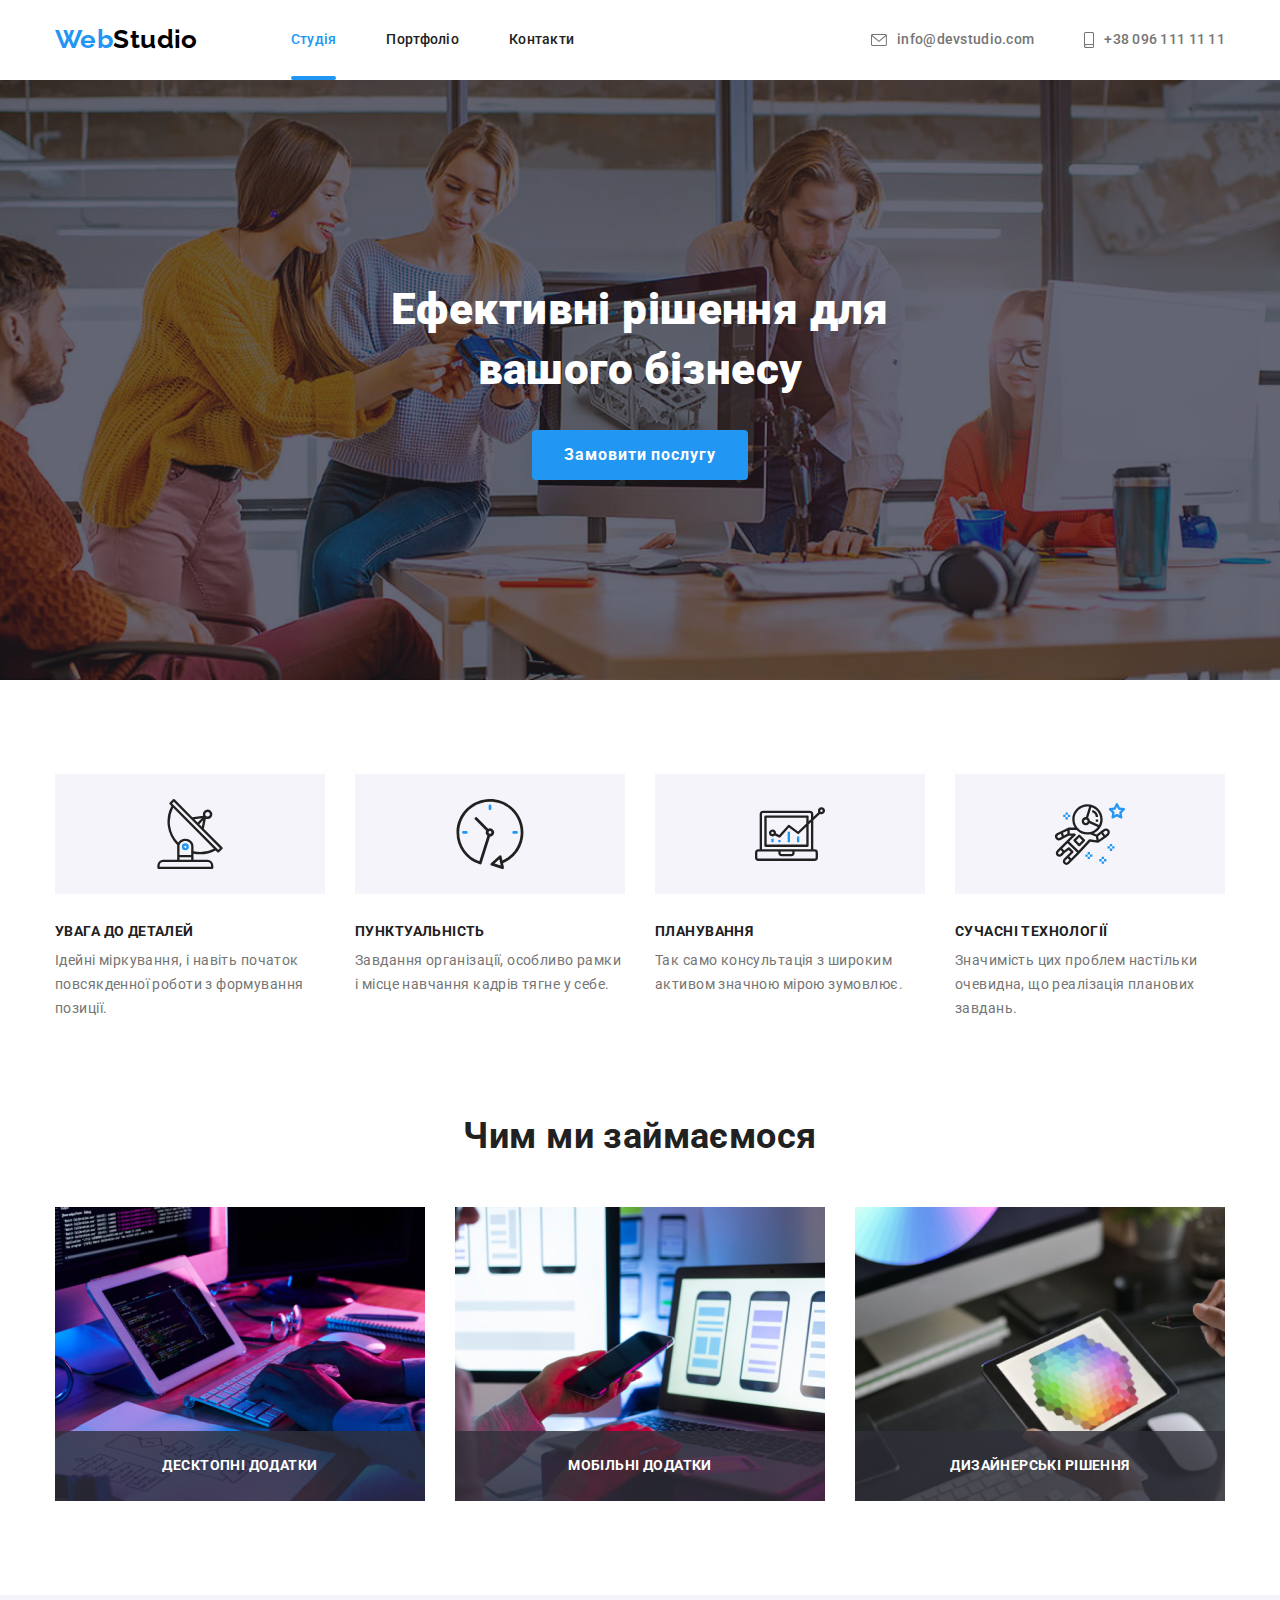
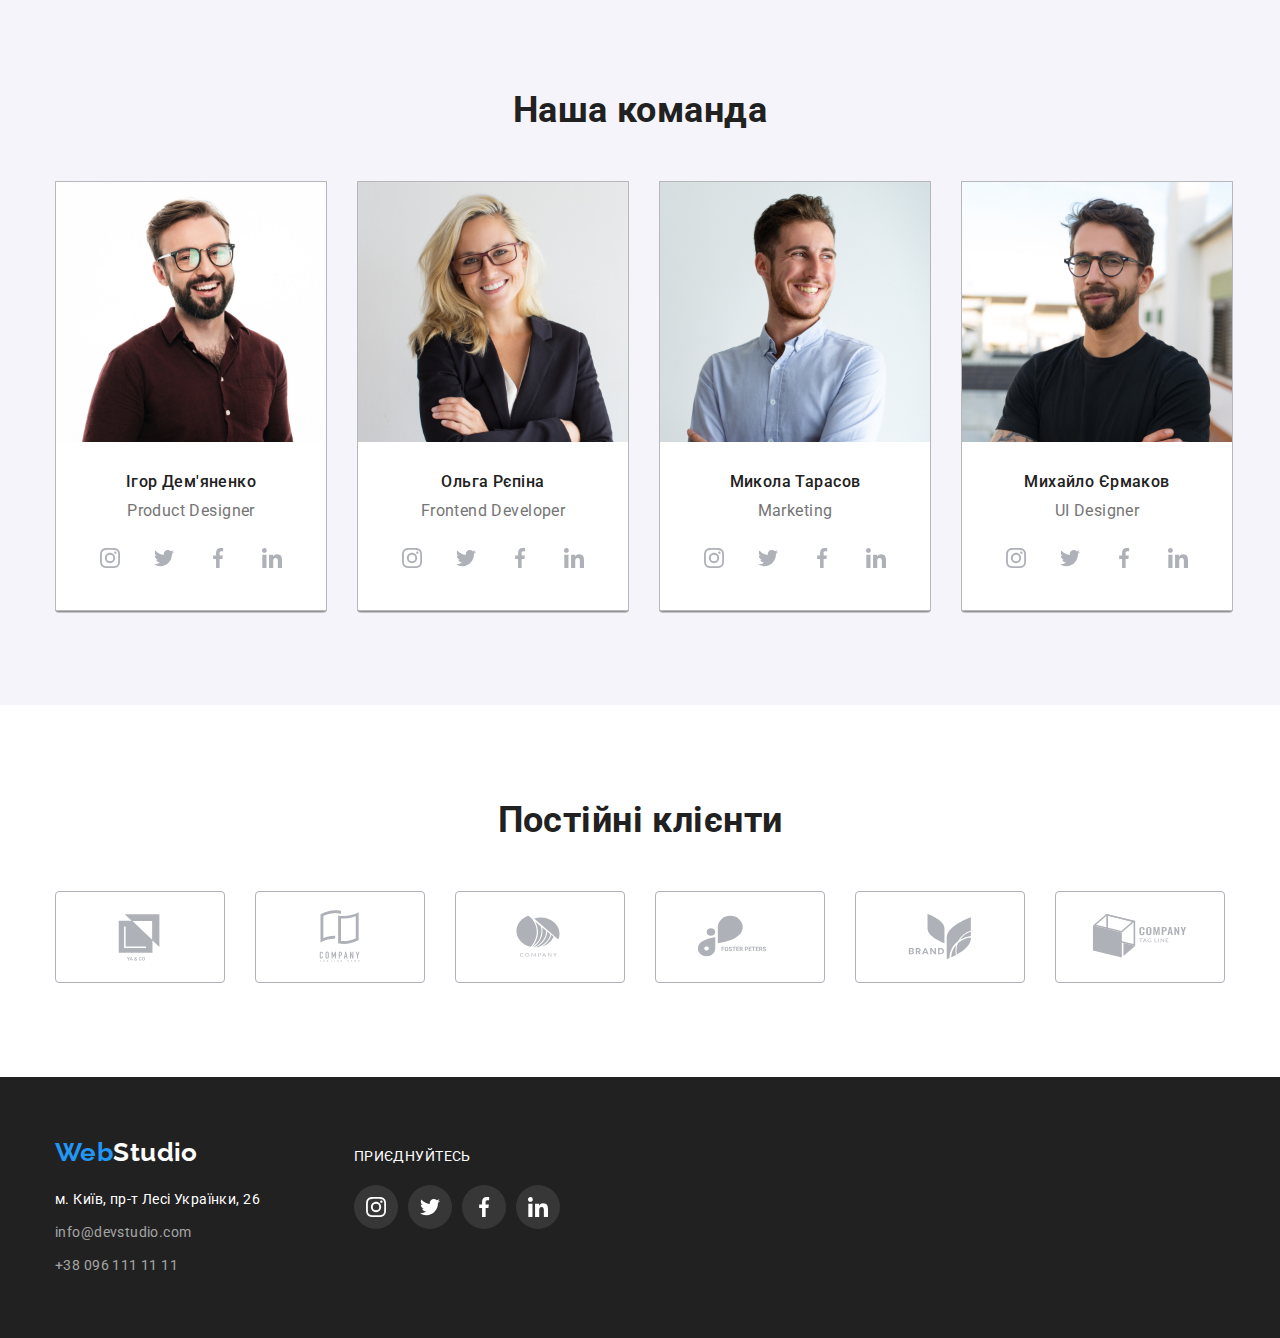
<file: index.html>
<!DOCTYPE html>
<html lang="uk">
<head>
    <meta charset="UTF-8">
    <meta http-equiv="X-UA-Compatible" content="IE=edge">
    <meta name="viewport" content="width=device-width, initial-scale=1.0">
    <title>Document</title>
    <link rel="preconnect" href="https://fonts.googleapis.com">
    <link rel="preconnect" href="https://fonts.gstatic.com" crossorigin>
    <link href="https://fonts.googleapis.com/css2?family=Raleway:wght@700&family=Roboto:wght@400;500;700;900&display=swap" rel="stylesheet">
    <link rel="stylesheet" href="https://cdnjs.cloudflare.com/ajax/libs/modern-normalize/1.1.0/modern-normalize.min.css">
    <link rel="stylesheet" href="./css/style.css" type="text/css">
</head>
<body>
    <header>
        <div class="header-conteiner container">
        <a class="logo logo-header" href=""><span class="logo logo-first">Web</span><span class="logo logo-second">Studio</span></a>
            <!-- navigation -->
            <nav class="header">
            <ul class="site-nav list">
                    <li class="site-nav item">
                        <a href="./index.html" class="site-nav-link current link">Студія</a>
                    </li>
                    <li class="site-nav item">
                        <a href="./portfolio.html" class="site-nav-link link">Портфоліо</a>
                    </li>
                    <li class="site-nav item">
                        <a href="" class="site-nav-link link">Контакти</a>
                    </li>
            </ul>
        </nav>
        <!-- <group contacts"> -->
        <ul class="auth-nav list">
            <li class="auth-item">
                <a  class="mail link" href="mailto:info@devstudio.com">
                    <svg class="auth-icon" width="16" height="12">
                        <use href="./images/icons.svg#envelope"></use>
                    </svg>info@devstudio.com</a>
            </li>
            <li class="auth-item">
            <a class="tel link" href="tel:+380961111111" >
                <svg class="auth-icon" width="10" height="16">
                    <use href="./images/icons.svg#smartphone"></use>
                </svg>+38 096 111 11 11</a>
            </li>
        </ul>
       </div>
    </header>
    <main>
        <section class="idea">
            <div class="container">
            <h1 class="idea-title">Ефективні рішення для<br> вашого бізнесу</h1>
            <button class ="idea-btn btn" type="button" data-modal-open>Замовити послугу</button>
            </div>
        </section>
        <section class="priority">
            <div class="container">
            <h2 class="visually-hidden">Priority</h2>
            <ul class="priority-container list">
                <li>
                    <a href="" class="priopity-link" aria-label="antena">
                        <svg class="priopity-icon" width="70" height="70">
                            <use href="./images/icons.svg#antenna-1"></use>
                        </svg>
                    </a>
                    <h3 class="priority-title">УВАГА ДО ДЕТАЛЕЙ</h3>
                    <p  class="priority-descr">Ідейні міркування, і навіть початок повсякденної роботи з формування позиції.</p>
                </li>
                <li>
                    <a href="" class="priopity-link" aria-label="clock">
                        <svg class="priopity-icon" width="70" height="70">
                            <use href="./images/icons.svg#clock-1"></use>
                        </svg>
                    </a>
                    <h3 class="priority-title">ПУНКТУАЛЬНІСТЬ</h3>
                    <p class="priority-descr">Завдання організації, особливо рамки і місце навчання кадрів тягне у себе.</p>
                </li>
                <li>
                    <a href="" class="priopity-link" aria-label="diagram">
                        <svg class="priopity-icon" width="70" height="70">
                            <use href="./images/icons.svg#diagram-1"></use>
                        </svg>
                    </a>
                    <h3 class="priority-title">ПЛАНУВАННЯ</h3>
                    <p class="priority-descr">Так само консультація з широким активом значною мірою зумовлює.</p>
                </li>
                <li>
                    <a href="" class="priopity-link" aria-label="astronaut">
                        <svg class="priopity-icon" width="70" height="70">
                            <use href="./images/icons.svg#astronaut-1"></use>
                        </svg>
                    </a>
                    <h3 class="priority-title">СУЧАСНІ ТЕХНОЛОГІЇ</h3>
                    <p class="priority-descr">Значимість цих проблем настільки очевидна, що реалізація планових завдань.</p>
                </li>
            </ul>
            </div>
        </section>
        <section class="job">
            <div class="container">
            <h2 class="job-title">Чим ми займаємося</h2>
            <ul class="job-container list">
                <li>
                    <div class="job-thumb">  
                    <img class="job-img" src="./images/code.jpeg" alt="code" width="370">

                        <p class="job-thumb-title">Десктопні додатки</p> 

                    </div>
                </li>
                <li>
                    <div class="job-thumb"> 
                    <img class="job-img" src="./images/support.jpeg" alt="support" width="370">
                    
                
                        <p class="job-thumb-title">Мобільні додатки</p> 
                    
                    </div>
                </li>
                <li>
                    <div class="job-thumb"> 
                    <img class="job-img" src="./images/technology.jpeg" alt="technology" width="370">
                        
                        <p class="job-thumb-title">Дизайнерські рішення</p> 
                        
                    </div>
            </li>
        </ul>
            </div>
        </section>
        <section class="team">
         <div class="container">
            <h2 class="team-title">Наша команда</h2>
            <ul class="team-container list">
                <li class="team-list">
                    <img class="team-img" src="./images/demiyanenko.jpeg" alt="desiner Igor Demiyanenko" width="270">
                    <div class="team-block">
                    <h3 class="team-person">Ігор Дем'яненко</h3>
                    <p class="team-job">Product Designer</p>
                    <ul class="social-list list">
                        <li class="social-items">
                            <a class="social-link link" href="" aria-label="Instagram"> 
                                <svg class="social-icon" widht="20" height="20">
                                    <use href="./images/icons.svg#instagram"></use>
                                </svg>
                            </a>
                        </li>
                        <li class="social-items"> 
                            <a class="social-link link" href="" aria-label="Twitter"> 
                                <svg class="social-icon" widht="20" height="20">
                                    <use href="./images/icons.svg#twitter"></use>
                                </svg>
                            </a>
                        </li>
                        <li class="social-items"> 
                            <a class="social-link link" href="" aria-label="Facebook"> 
                                <svg class="social-icon" widht="20" height="20">
                                    <use href="./images/icons.svg#facebook"></use>
                                </svg>
                            </a> 
                        </li>
                        <li class="social-items"> 
                            <a class="social-link link" href="" aria-label="Linkedin"> 
                                <svg class="social-icon"widht="20" height="20">
                                    <use href="./images/icons.svg#linkedin"></use>
                                </svg>
                            </a> 
                        </li>
                    </ul>
                    
                    </div>
                </li>
                <li class="team-list">
                    <img class="team-img" src="./images/repina.jpeg" alt="developer Olga Repina" width="270">
                    <div class="team-block">
                    <h3 class="team-person">Ольга Рєпіна</h3>
                    <p class="team-job">Frontend Developer</p>
                    <ul class="social-list list">
                        <li class="social-items">
                            <a class="social-link link" href="" aria-label="Instagram"> 
                                <svg class="social-icon" widht="20" height="20">
                                    <use href="./images/icons.svg#instagram"></use>
                                </svg>
                            </a>
                        </li>
                        <li class="social-items"> 
                            <a class="social-link link" href="" aria-label="Twitter"> 
                                <svg class="social-icon" widht="20" height="20">
                                    <use href="./images/icons.svg#twitter"></use>
                                </svg>
                            </a>
                        </li>
                        <li class="social-items"> 
                            <a class="social-link link" href="" aria-label="Facebook"> 
                                <svg class="social-icon" widht="20" height="20">
                                    <use href="./images/icons.svg#facebook"></use>
                                </svg>
                            </a> 
                        </li>
                        <li class="social-items"> 
                            <a class="social-link link" href="" aria-label="Linkedin"> 
                                <svg class="social-icon" widht="20" height="20">
                                    <use href="./images/icons.svg#linkedin"></use>
                                </svg>
                            </a> 
                        </li>
                    </ul>
                   
                    </div>
                </li>
                <li class="team-list">
                    <img class="team-img" src="./images/tarasov.jpeg" alt="marketing Mukola Tarasov" width="270">
                    <div class="team-block">
                    <h3 class="team-person">Микола Тарасов</h3>
                    <p class="team-job">Marketing</p>
                    <ul class="social-list list">
                        <li class="social-items">
                            <a class="social-link link" href="" aria-label="Instagram"> 
                                <svg class="social-icon" widht="20" height="20">
                                    <use href="./images/icons.svg#instagram"></use>
                                </svg>
                            </a>
                        </li>
                        <li class="social-items"> 
                            <a class="social-link link" href="" aria-label="Twitter"> 
                                <svg class="social-icon" widht="20" height="20">
                                    <use href="./images/icons.svg#twitter"></use>
                                </svg>
                            </a>
                        </li>
                        <li class="social-items"> 
                            <a class="social-link link" href="" aria-label="Facebook"> 
                                <svg class="social-icon" widht="20" height="20">
                                    <use href="./images/icons.svg#facebook"></use>
                                </svg>
                            </a> 
                        </li>
                        <li class="social-items"> 
                            <a class="social-link link" href="" aria-label="Linkedin"> 
                                <svg class="social-icon" widht="20" height="20">
                                    <use href="./images/icons.svg#linkedin"></use>
                                </svg>
                            </a> 
                        </li>
                    </ul>
                   
                    </div>
                </li>
                <li class="team-list">
                    <img class="team-img" src="./images/ermakov.jpeg" alt="desiner Muchailo Ermakov" width="270">
                    <div class="team-block">
                    <h3 class="team-person">Михайло Єрмаков</h3>
                    <p class="team-job">UI Designer</p>
                    <ul class="social-list list">
                        <li class="social-items">
                            <a class="social-link link" href="" aria-label="Instagram"> 
                                <svg class="social-icon" widht="20" height="20">
                                    <use href="./images/icons.svg#instagram"></use>
                                </svg>
                            </a>
                        </li>
                        <li class="social-items"> 
                            <a class="social-link link" href="" aria-label="Twitter"> 
                                <svg class="social-icon" widht="20" height="20">
                                    <use href="./images/icons.svg#twitter"></use>
                                </svg>
                            </a>
                        </li>
                        <li class="social-items"> 
                            <a class="social-link link" href="" aria-label="Facebook"> 
                                <svg class="social-icon" widht="20" height="20">
                                    <use href="./images/icons.svg#facebook"></use>
                                </svg>
                            </a> 
                        </li>
                        <li class="social-items"> 
                            <a class="social-link link" href="" aria-label="Linkedin"> 
                                <svg class="social-icon" widht="20" height="20">
                                    <use href="./images/icons.svg#linkedin"></use>
                                </svg>
                            </a> 
                        </li>
                    </ul>
                   
                    </div>
                </li>
            </ul>
        </div>    
        </section>
        <section class="clients">
        <div class="container">
                <h2 class="clients-title">Постійні клієнти</h2>
                    <ul class="clients-list list">
                        <li class="clients-items">
                            <a href="" class="clients-link link">
                                <svg class="clients-icon" width="106" height="60">
                                    <use href="./images/icons.svg#logo"></use> 
                                </svg>
                            </a>
                        </li>
                        <li class="clients-items">
                            <a href="" class="clients-link link">
                                <svg class="clients-icon" width="106" height="60">
                                    <use href="./images/icons.svg#logo-1"></use> 
                                </svg>
                            </a>
                        </li>
                        <li class="clients-items">
                            <a href="" class="clients-link link">
                                <svg class="clients-icon" width="106" height="60">
                                    <use href="./images/icons.svg#logo-2"></use> 
                                </svg>
                            </a>
                        </li>
                        <li class="clients-items">
                            <a href="" class="clients-link link">
                                <svg class="clients-icon" width="106" height="60">
                                    <use href="./images/icons.svg#logo-3"></use> 
                                </svg>
                            </a>
                        </li>
                        <li class="clients-items">
                            <a href="" class="clients-link link">
                                <svg class="clients-icon" width="106" height="60">
                                    <use href="./images/icons.svg#logo-4"></use> 
                                </svg>
                            </a>
                        </li>
                        <li class="clients-items">
                            <a href="" class="clients-link link">
                                <svg class="clients-icon" width="106" height="60">
                                    <use href="./images/icons.svg#logo-5"></use> 
                                </svg>
                            </a>
                        </li>
                    </ul>
        </div>
        </section>
    </main>
    <footer class="footer">
        <div class="container footer-container">
            <div class="">
        <a class="logo-footer logo link" href=""> <span class="logo logo-first">Web</span><span class="logo logo-third">Studio</span></a>
        <address>
        <ul class="adress list">
            <li class="adress-item">
                <a class="adress-post link" href="#">м. Київ, пр-т Лесі Українки, 26</a> 
            </li>
            <li class="adress-item">
                <a class="contact link" href="mailto:info@devstudio.com">info@devstudio.com</a>
            </li>
            <li class="adress-item">
                <a class="contact link" href="tel:+380961111111">+38 096 111 11 11</a>
            </li>
        </ul>
        </address>
            </div>
        <div class="footer-social-container">
            <p class="social-title">приєднуйтесь</p>
            <ul class="footer-social-list list">
                <li class="social-items">
                    <a class="footer-social-link link" href="" aria-label="Instagram"> 
                        <svg class="social-icon" widht="20" height="20">
                        <use href="./images/icons.svg#instagram"></use>
                        </svg>
                    </a>
                </li>
                <li class="social-items"> 
                    <a class="footer-social-link link" href="" aria-label="Twitter"> 
                        <svg class="social-icon" widht="20" height="20">
                        <use href="./images/icons.svg#twitter"></use>
                        </svg>
                    </a>
                </li>
                <li class="social-items"> 
                    <a class="footer-social-link link" href="" aria-label="Facebook"> 
                        <svg class="social-icon" widht="20" height="20">
                        <use href="./images/icons.svg#facebook"></use>
                        </svg>
                    </a> 
                </li>
                <li class="social-items"> 
                    <a class="footer-social-link link" href="" aria-label="Linkedin"> 
                        <svg class="social-icon" widht="20" height="20">
                        <use href="./images/icons.svg#linkedin"></use>
                        </svg>
                    </a> 
                </li>
            </ul>
        </div>
        </div>
    </footer>
    <div class="backdrop is-hidden" data-modal>
        <div class="modal">
            <button class="close-modal" type="button" data-modal-close>
                <svg class="close-modal-icon" width="18" height="18">
                    <use href="./images/icons.svg#modal"></use>
                </svg>
            </button>
        </div>
    </div>
    <script src="./js/modal.js"></script>
</body>
</html>
</file>
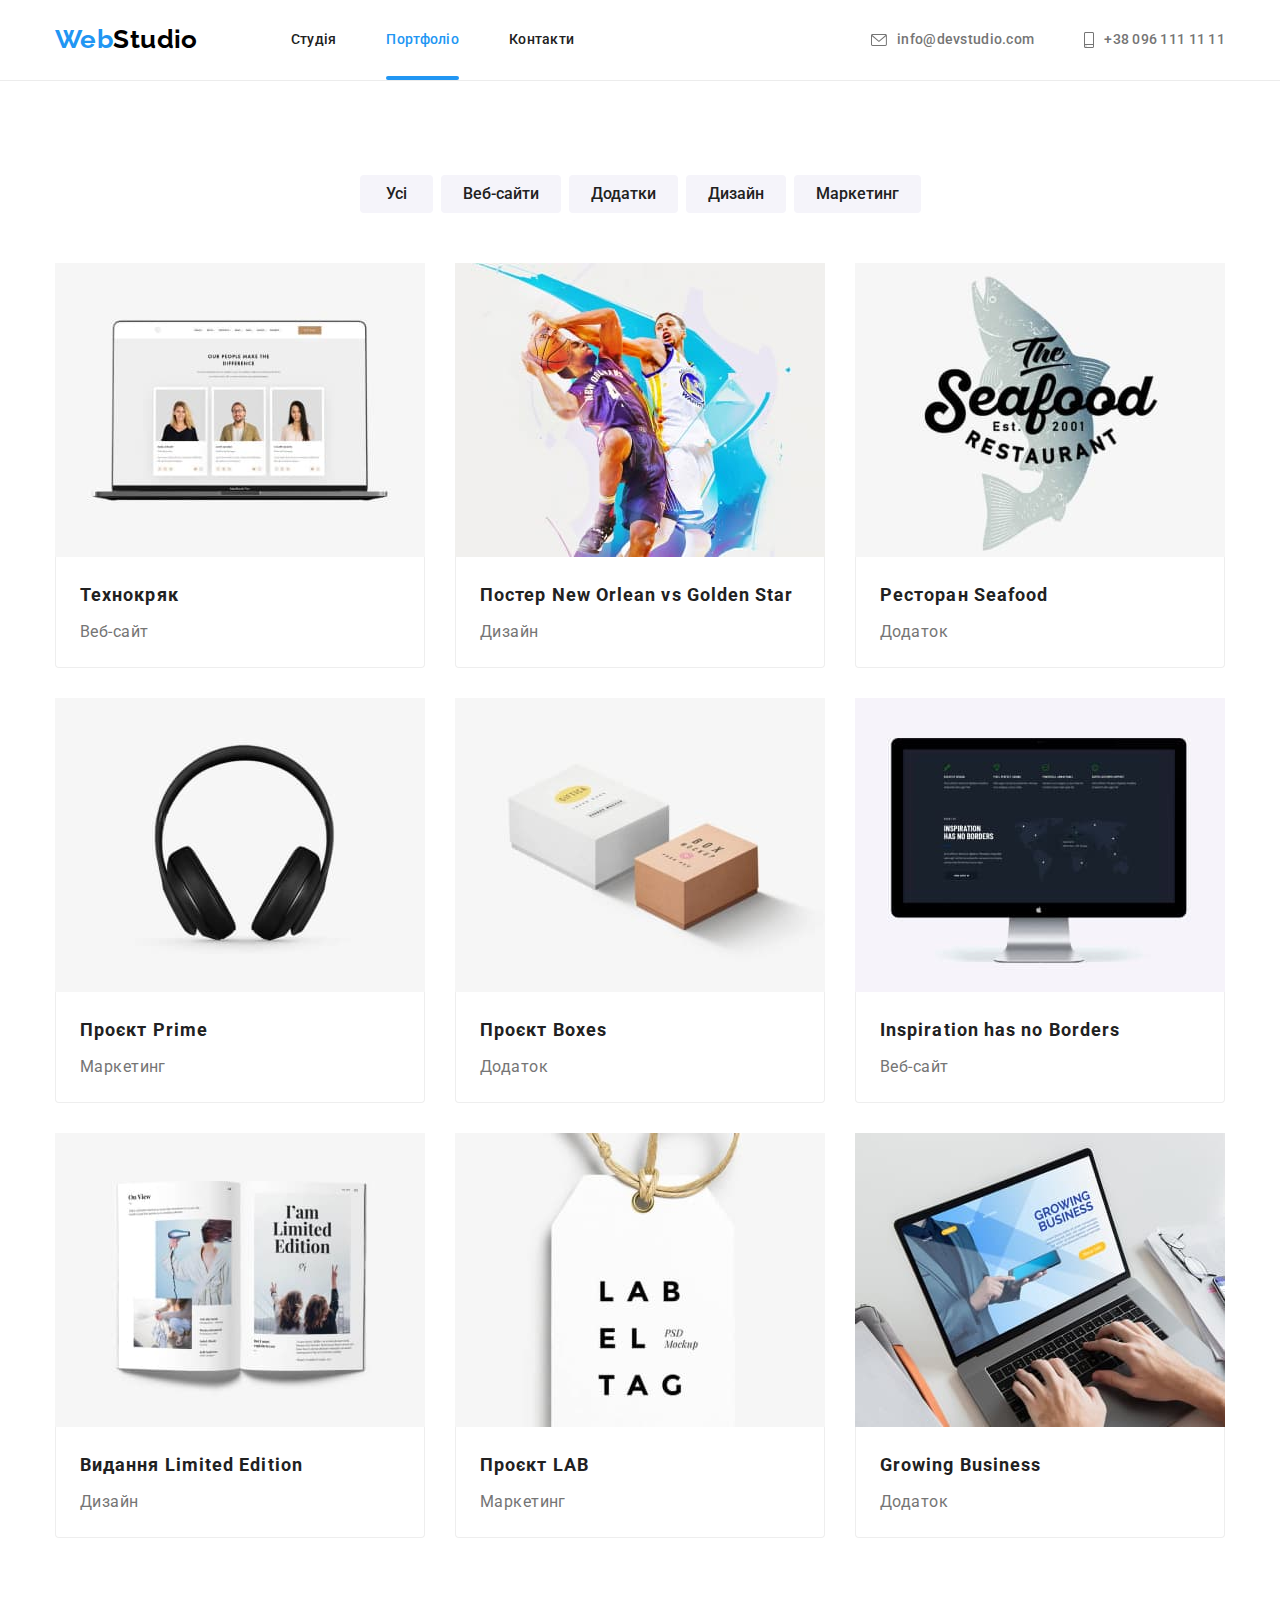
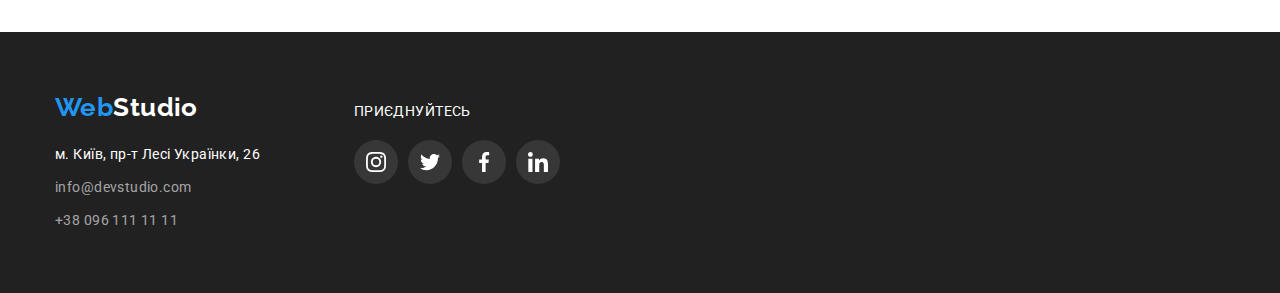
<file: portfolio.html>
<!DOCTYPE html>
<html lang="uk">
<head>
    <meta charset="UTF-8">
    <meta http-equiv="X-UA-Compatible" content="IE=edge">
    <meta name="viewport" content="width=device-width, initial-scale=1.0">
    <title>Document</title>
    <link rel="preconnect" href="https://fonts.googleapis.com">
    <link rel="preconnect" href="https://fonts.gstatic.com" crossorigin>
    <link href="https://fonts.googleapis.com/css2?family=Raleway:wght@700&family=Roboto:wght@400;500;700;900&display=swap" rel="stylesheet">
    <link rel="stylesheet" href="https://cdnjs.cloudflare.com/ajax/libs/modern-normalize/1.1.0/modern-normalize.min.css">
    <link rel="stylesheet" href="./css/style.css" type="text/css">
</head>
<body>
    <header class="header-border">
        <div class="header-conteiner container">
        <a class="logo logo-header" href=""><span class="logo logo-first">Web</span><span class="logo logo-second">Studio</span></a> 
        <nav class="header"> 
            <ul class="site-nav list">
                    <li class="site-nav item"><a href="./index.html" class="site-nav-link link">Студія</a></li>
                    <li class="site-nav item"><a href="./portfolio.html" class="site-nav-link current link">Портфоліо</a></li>
                    <li class="site-nav item"><a href="" class="site-nav-link link">Контакти</a></li>
            </ul>
        </nav>
        <!-- <div class="header-group"> -->
        <ul class="auth-nav list">
           <li class="auth-item">
                <a  class="mail link" href="mailto:info@devstudio.com">
                    <svg class="auth-icon" width="16" height="12">
                    <use href="./images/icons.svg#envelope"></use>
                    </svg>info@devstudio.com</a>
            </li>
            <li class="auth-item">
                <a class="tel link" href="tel:+380961111111">
                    <svg class="auth-icon" width="10" height="16">
                    <use href="./images/icons.svg#smartphone"></use>
                    </svg>+38 096 111 11 11</a>
            </li>
        </ul>
        <!-- </div> -->
       </div>
    </header>
    <main>
        <section class="choise">
        <div class="choise-container container">    
            <h1 class="visually-hidden">Choise projects</h1>
            <ul class="choise-list-container list"> 
                <li class="choise-item">
                    <button class="choise-btn btn" type="button">Усі</button>
                </li>
                <li class="choise-item">
                    <button class="choise-btn btn" type="button">Веб-сайти</button>
                </li> 
                <li class="choise-item">
                    <button class="choise-btn btn"  type="button">Додатки</button>
                </li>
                <li class="choise-item">
                    <button class="choise-btn btn" type="button">Дизайн</button>
                </li>
                <li class="choise-item">
                    <button class="choise-btn btn" type="button">Маркетинг</button>
                </li>
            </ul>
            <ul class="choise-project list">
            <li class="choise-project-item">
                <a href="" class="project-link link">
                <div class="project-thumb">
                <img class="project-img" src="./images/web1.jpeg" alt="Techno" width="370">   
                    <div class="project-action">
                        <p class="project-descript">Ресурс пропонує комплексні пропозиції з різним рівнем функціоналу та сервісів. Все це дозволить відвідувачу отримати вичерпні відомості про компанію чи приватну особу.</p>
                    </div>
                </div>
                <div class="project-wrapper">
                    <h2 class="project-title">Технокряк</h2> 
                    <p class="project-type">Веб-сайт</p>
                </div>
                </a>
            </li>
            <li class="choise-project-item">
                <a href="" class="project-link link">
                <div class="project-thumb">
                <img class="project-img" src="./images/poster1.jpeg" alt="Poster" width="370"> 
                <div class="project-action">
                    <p class="project-descript">Ресурс пропонує комплексні пропозиції з різним рівнем функціоналу та сервісів. Все це дозволить відвідувачу отримати вичерпні відомості про компанію чи приватну особу.</p>
                </div>
                </div>
                <div class="project-wrapper">
                    <h2 class="project-title">Постер New Orlean vs Golden Star</h2>
                    <p class="project-type">Дизайн</p>
                </div>
                </a>
            </li>
            <li class="choise-project-item">
                <a href="" class="project-link link">
                <div class="project-thumb">
                <img class="project-img" src="./images/resto1.jpeg" alt="Restoran" width="370" >
                <div class="project-action">
                    <p class="project-descript">Ресурс пропонує комплексні пропозиції з різним рівнем функціоналу та сервісів. Все це дозволить відвідувачу отримати вичерпні відомості про компанію чи приватну особу.</p>
                </div>
                </div>
            <div class="project-wrapper">
                    <h2 class="project-title">Ресторан Seafood</h2> 
                    <p class="project-type">Додаток</p>
                </div>
                </a>
            </li>
            <li class="choise-project-item">
                <a href="" class="project-link link">
                    <div class="project-thumb">
                        <img class="project-img" src="./images/prime1.jpeg" alt="Project prime" width="370"> 
                         <div class="project-action">
                            <p class="project-descript">Ресурс пропонує комплексні пропозиції з різним рівнем функціоналу та сервісів. Все це дозволить відвідувачу отримати вичерпні відомості про компанію чи приватну особу.</p>
                        </div>
                    </div>
            <div class="project-wrapper">
                    <h2 class="project-title">Проєкт Prime</h2>
                    <p class="project-type">Маркетинг</p>
                </div>
                </a>
            </li>
            <li class="choise-project-item">
                <a href="" class="project-link link">
                 <div class="project-thumb">
                <img class="project-img" src="./images/box1.jpeg" alt="project boxes" width="370"> 
                <div class="project-action">
                    <p class="project-descript">Ресурс пропонує комплексні пропозиції з різним рівнем функціоналу та сервісів. Все це дозволить відвідувачу отримати вичерпні відомості про компанію чи приватну особу.</p>
                </div>
            </div>
            <div class="project-wrapper">    
                    <h2 class="project-title">Проєкт Boxes</h2>
                    <p class="project-type">Додаток</p>
                </div>
                </a>
            </li>
            <li class="choise-project-item">
                <a href="" class="project-link link">
                    <div class="project-thumb">
                <img class="project-img" src="./images/inspiration1.jpeg" alt="No borders" width="370"> 
                <div class="project-action">
                   <p class="project-descript">Ресурс пропонує комплексні пропозиції з різним рівнем функціоналу та сервісів. Все це дозволить відвідувачу отримати вичерпні відомості про компанію чи приватну особу.</p>
                </div>
            </div>
                    
                    <div class="project-wrapper">   
                    <h2 class="project-title">Inspiration has no Borders</h2>
                    <p class="project-type">Веб-сайт</p>
        
                </div>
                </a>
            </li>
            <li class="choise-project-item">
                <a  href="" class="project-link link">
                    <div class="project-thumb">
                <img class="project-img" src="./images/editionlimited1.jpeg" alt="Limited Edition" width="370">
                <div class="project-action">
                    <p class="project-descript">Ресурс пропонує комплексні пропозиції з різним рівнем функціоналу та сервісів. Все це дозволить відвідувачу отримати вичерпні відомості про компанію чи приватну особу.</p>
                    </div>
                    </div>
                    <div class="project-wrapper"> 
                        <h2 class="project-title">Видання Limited Edition</h2>
                    <p class="project-type">Дизайн</p>
    
                    </div>
                </a>
            </li>
            <li class="choise-project-item">
                <a href="" class="project-link link">
                    <div class="project-thumb">
                <img class="project-img" src="./images/lab1.jpeg" alt="Project LAB" width="370"> 
                <div class="project-action">
                    <p class="project-descript">Ресурс пропонує комплексні пропозиції з різним рівнем функціоналу та сервісів. Все це дозволить відвідувачу отримати вичерпні відомості про компанію чи приватну особу.</p>
                    </div>
                    </div>                   
                    <div class="project-wrapper">
                    <h2 class="project-title">Проєкт LAB</h2>
                    <p class="project-type">Маркетинг</p>
                </div>
                </a>
            </li>
            <li class="choise-project-item">
                <a href="" class="project-link link">
                    <div class="project-thumb">
                    <img class="project-img" src="./images/bisnessgrow1.jpeg" alt="Growing Business" width="370">
                        <div class="project-action">
                        <p class="project-descript">Ресурс пропонує комплексні пропозиції з різним рівнем функціоналу та сервісів. Все це дозволить відвідувачу отримати вичерпні відомості про компанію чи приватну особу.</p>
                        </div>
                    </div>
                        <div class="project-wrapper">
                        <h2 class="project-title">Growing Business</h2>
                        <p class="project-type">Додаток</p>
                        </div>
                </a>
            </li>
            </ul>
        </div>
        </section>
    </main>
    <footer class="footer">
        <div class="container footer-container">
            <div class="">    
        <a class="logo-footer logo link" href=""> <span class="logo logo-first">Web</span><span class="logo logo-third">Studio</span></a>
        <address>
            <ul class="adress list">
                <li class="adress-item">
                    <a class="adress-post link" href="#">м. Київ, пр-т Лесі Українки, 26</a> 
                </li>
                <li class="adress-item">
                    <a class="contact link" href="mailto:info@devstudio.com">info@devstudio.com</a>
                </li>
                <li class="adress-item">
                    <a class="contact link" href="tel:+380961111111">+38 096 111 11 11</a>
                </li>
            </ul>
            </address>
            </div>
            <div class="footer-social-container">
                <p class="social-title">приєднуйтесь</p>
                <ul class="footer-social-list list">
                    <li class="social-items">
                        <a class="footer-social-link link" href="" aria-label="Instagram"> 
                            <svg class="social-icon" widht="20" height="20">
                            <use href="./images/icons.svg#instagram"></use>
                            </svg>
                        </a>
                    </li>
                    <li class="social-items"> 
                        <a class="footer-social-link link" href="" aria-label="Twitter"> 
                            <svg class="social-icon" widht="20" height="20">
                            <use href="./images/icons.svg#twitter"></use>
                            </svg>
                        </a>
                    </li>
                    <li class="social-items"> 
                        <a class="footer-social-link link" href="" aria-label="Facebook"> 
                            <svg class="social-icon" widht="20" height="20">
                            <use href="./images/icons.svg#facebook"></use>
                            </svg>
                        </a> 
                    </li>
                    <li class="social-items"> 
                        <a class="footer-social-link link" href="" aria-label="Linkedin"> 
                            <svg class="social-icon" widht="20" height="20">
                            <use href="./images/icons.svg#linkedin"></use>
                            </svg>
                        </a> 
                    </li>
                </ul>
            </div>
        </div>
    </footer>
    </body>
    </html>
</file>
<file: css/style.css>
/* main color text #212121 */
/* another color text #757575 */
/* white color text  #FFFFFF   */  
/* link  #2196F3  */
/* another link rgba(255, 255, 255, 0.6 */
:root {
    --main-text-color:#212121;
    --secondary-text-color:#757575;
    --accent-text-color:#2196F3;
    --white-text-color:#FFFFFF ;
    --icon-main-color:#AFB1B8;
    --card-gap:30px;
    --hover-duration: 250ms;
    --transition-function: cubic-bezier(0.4, 0, 0.2, 1);
}
/*body*/
body {
    font-family: 'Roboto', sans-serif;
    font-size: 14px;
    letter-spacing: 0.03em;
    color:var(--main-text-color);
}
/* reset*/

.list {
    list-style: none;
    padding: 0;
    margin: 0;
}
h1, h2, h3, h4, h5, h6, p {
    margin: 0;
}

/* /reset  */

.container {
    width: 1200px;
    margin-left: auto;
    margin-right: auto;
    padding-right: 15px;
    padding-left: 15px;

}

/*header*/
.header {
    display:flex;
    align-items: center;
    
    background-color: var(--white-text-color);
}
.header-border {
    border-bottom: 1px solid #ECECEC;   
}
.header-conteiner {
    display:flex;
    align-items: center;

}

/*logo*/

.logo {
    
    font-family: 'Raleway', sans-serif;
    font-weight: 700;
    font-size: 26px;
    line-height: 1.19;
    text-decoration: none;
}

.logo-header {
    display:block;
    margin-right: 93px;
    padding-top: 24px;
    padding-bottom: 25px;
    
}

.logo-first {
    color: var(--accent-text-color);
}

.logo-second {
    color:#000000
}
.logo-third {
    color: var(--white-text-color);
}
 
/*page navigation*/
.site-nav {
    display:flex;
    align-items: center;
    font-weight: 500;
    line-height: 1.14;
    letter-spacing: 0.02em
}
.link {
    text-decoration:none;
}

.site-nav-link {
    display:block;
    position: relative;
    padding-top: 32px;
    padding-bottom: 32px;
    color:var(--main-text-color);

    transition: color var(--hover-duration) var(--transition-function);
}
.site-nav-link.current {
    color:var(--accent-text-color)
}
.site-nav .link:hover, .site-nav .link:focus {
    color: var(--accent-text-color);
}
.site-nav-link.current::after {
    content: '';
    position: absolute;
    bottom: 0;
    left: 0;
    display: block;
    width: 100%;
    height: 4px;
    border-radius: 2px;
    background-color: var(--accent-text-color);
}

.site-nav .item+.item {
    margin-left: 50px;
}


.auth-nav {
    display:flex;
    align-items: center;
    margin-left: auto;
    padding-top: 32px;
    padding-bottom: 32px;
    font-weight: 500;
    line-height: 1.14;
    letter-spacing: 0.02em;

    transition: color var(--hover-duration) var(--transition-function);

}
 .auth-nav .link:hover, .auth-nav .link:focus {
   color: var(--accent-text-color) ;
 }
.auth-item {
    display: flex;
    justify-content: center;
    align-items: baseline;

}

.auth-icon {
    
    margin-right: 10px;
    fill:currentColor;
}

.auth-icon:hover,
.auth-icon:focus {
    fill: var(--accent-text-color);
}

.mail {
    display: flex;
    align-items: center;
    margin-right: 50px;
    
    color: var(--secondary-text-color);
}

.tel {
    display: flex;
    align-items: center;
 
    color:var(--secondary-text-color);


}

/*title section*/

.idea {
    max-width: 1600px;
    margin-right: auto;
    margin-left: auto;
    padding-top: 200px;
    padding-bottom: 200px;

    text-align: center;
    background-color: #212121; 
    background-image:linear-gradient(rgba(47, 48, 58, 0.4),rgba(47, 48, 58, 0.4)), url(../images/idea/idea-hero.jpeg);

    background-repeat: no-repeat;
    background-size: cover;
    background-position: center;
}

.idea-title {
    
    margin-right: auto;
    margin-bottom: 30px;
    margin-left: auto;

    font-weight: 900;
    font-size: 44px;
    line-height: 1.36;
    
    color: var(--white-text-color);

}
/*button order*/
.idea-btn {
    display:flex;
    align-items: center;
    justify-content: center;
    width: 216px;
    height: 50px;
    border-color: #2F303A;
    border-radius: 4px;

    font-weight: 700;
    font-size: 16px;
    line-height: 1.88;
    letter-spacing: 0.06em;

    color: var(--white-text-color);
    background-color: var(--accent-text-color);
    border: none;

   /* transition-property: background-color;
    transition-duration: var(--hover-duration);
    transition-timing-function: cubic-bezier(0.4, 0, 0.2, 1);
    */
    transition: background-color var(--hover-duration) var(--transition-function);
}

.btn {
    display: inline-block;
    font-family: inherit;
    cursor: pointer;
}
.idea-btn:hover,.idea-btn:focus {
    background-color: #188CE8;
}
/*section priority*/
.visually-hidden {
    position: absolute;
    width: 1px;
    height: 1px;
    margin: -1px;
    border: 0;
    padding: 0;
    
    white-space: nowrap;
    clip-path: inset(100%);
    clip: rect(0 0 0 0);
    overflow: hidden;
  }

.priority {
    
    padding-top: 94px;
    padding-bottom: 94px;

}
.priority-title {
    margin-bottom: 10px;
    font-size: 14px;
}
.list .priority-title {
    font-weight: 700;
    line-height: 1.1;
}
.list .priority-descr {
    font-weight: 400;
    line-height: 1.71;
    color:var(--secondary-text-color);
}

.priority-descr {
    width: 270px;
}

.priority-container {
    display: flex;
    gap: 30px;
}

.priopity-link {
    margin-bottom: 30px;
    width: 270px;
    height: 120px;
    display:flex;
    justify-content: center;
    align-items: center;
    background-color: #F5F4FA;

}

/*section job*/

.job {
    padding-bottom: 94px;
}

.job-title {
    margin-bottom: 50px;
    font-weight: 700;
    font-size: 36px;
    line-height: 1.17;
    text-align: center;
}

.job-img {
    display:block;
}

.job-container {
    display:flex;
    gap: 30px;
}
.job-thumb {
    position: relative;
}

.job-thumb-title {
    position: absolute;
    content: '';
    bottom: 0;
    left: 0;
    width: 100%;
    height: 70px;
    
    display: flex;
    justify-content: center;
    align-items: center;

    font-size: 14px;
    font-weight: 700;
    line-height: 1.14;
    text-align: center;
    text-transform: uppercase;
    color: var(--white-text-color);
    background-color: rgba(47, 48, 58, 0.8);
}
/*.overlay-thumb {
    position: absolute;
    content: '';
    bottom: 0;
    left: 0;
    width: 100%;
    background-color: rgba(47, 48, 58, 0.8);
}*/

/*section team*/
.team {
    padding-top: 94px;
    padding-bottom: 94px;
    background: #F5F4FA;
}
.team-title {
    margin-bottom: 50px;
    font-weight: 700;
    font-size: 36px;
    line-height: 1.17;
    text-align: center;
}
.team-img {
    display:block;
}
.team-person {
    margin-bottom: 10px;
    font-weight: 500;
    font-size: 16px;
    line-height: 1.19;
    text-align: center;
}
.team-job {
    margin-bottom: 16px;
    font-weight: 400;
    font-size: 16px;
    line-height: 1.19;
    text-align: center;
    color: var(--secondary-text-color);
}
.team-block {
    padding-top: 30px;
    padding-bottom: 30px;

    background-color: var(--white-text-color);
   

}
.team-container {
    display: flex;
    gap: 30px;

} 

.team-list {
    border: 1px solid rgba(0, 0, 0, 0.25);
    border-bottom-right-radius: 4px;
    border-bottom-left-radius: 4px;
    box-shadow: 0 2px rgba(0, 0, 0, 0.2), 0 1px rgba(0, 0, 0, 0.14), 0 1px rgba(0, 0, 0, 0.12);
   
}
.social-list {
    display:flex;
    justify-content: center;
    align-items: center;
    gap: 10px;
}
.social-link {
    display: flex;
    justify-content: flex;
    align-items: center;
    width: 44px;
    height: 44px;
    color: var(--icon-main-color);
    border-radius: 50%;

    transition: background-color var(--hover-duration) var(--transition-function),
                color var(--hover-duration) var(--transition-function);
}

.social-icon {
    fill:currentColor;
}
.social-link:hover,
.social-link:focus {
    background-color: var(--accent-text-color);
    color: var(--white-text-color);
}

/* section clients*/
.clients {
    padding-top: 94px;
    padding-bottom: 94px;
}
.clients-title {
    margin-bottom: 50px;
    font-size: 36px;
    line-height: 1.17;
    text-align:center;

}

.clients-list {
    display: flex;
    justify-content:center;
    align-items: center;
    gap: 30px;
}

.clients-link {
    width: 170px;
    height: 92px;
    display: flex;
    align-items: center;
    justify-content: center;
    border: 1px solid var(--icon-main-color);
    border-radius: 4px;
    color: var(--icon-main-color);

    transition: color var(--hover-duration) var(--transition-function),
                border var(--hover-duration) var(--transition-function);
}
.clients-icon {
    fill: currentColor;
}
.clients-link:hover,
.clients-link:focus {
    border-color: var(--accent-text-color);
    color:var(--accent-text-color);
}

/* footer contacts*/
.footer {
    padding-top: 60px;
    padding-bottom: 60px;
    background-color: #212121; 
}
.footer-container {
    display: flex;
    justify-content: left;
    align-items: baseline;
}

.logo-footer {
    display:block;
    margin-bottom: 20px;
    margin-right: 156px;
}
.adress {
    font-style: normal;
    font-weight: 400;
    line-height: 1.71;
    transition: color var(--hover-duration) var(--transition-function);
}
.adress-post {
    color: var(--white-text-color);
}
.contact {
    color: rgba(255, 255, 255, 0.6);
}
.adress .link:hover,.adress .link:focus {
    color: var(--accent-text-color);
}
.adress-post, .contact {
    display:block;
}

.adress-item:not(:last-child) {
    margin-bottom: 9px;
}
.footer-social-container {
    display:flex;
    flex-direction: column;
    width: 206px;
    height: 80px;

}
.social-title {
    margin-bottom: 20px;
    font-size: 14px;
    line-height: 1.14;
    align-items: center;
    text-transform: uppercase;
    color: var(--white-text-color);
}
.footer-social-list {
    display: flex;
    justify-content: center;
    align-items: center;
    gap:10px;
}
.footer-social-link {
    display: flex;
    justify-content: flex;
    align-items: center;
    width: 44px;
    height: 44px;
    color: var(--white-text-color);
    background-color: rgba(255, 255, 255, 0.1);
    border-radius: 50%;

    transition: background-color var(--hover-duration) var(--transition-function);
}

.footer-social-link:hover,
.footer-social-link:focus {
    background-color: var(--accent-text-color);
}

/*portfolio main*/
/*section choise*/
.choise {
    padding-top: 94px;
    padding-bottom: 94px;
    
}

.choise-list-container {
    display:flex;
    justify-content: center;
    margin-bottom: 50px;
}
.choise-item:not(:last-child) {
    margin-right: 8px;
}
.choise-btn {
    padding-top: 6px;
    padding-right: 22px;
    padding-bottom: 6px;
    padding-left: 22px;
    min-width: 73px;
    border: none;
    border-radius: 4px;
    font-weight: 500;
    font-size: 16px;
    line-height: 1.63;
    text-align: center;
    color:var(--main-text-color);
    background-color: #F5F4FA;

    transition: background-color var(--hover-duration) var(--transition-function),
        color var(--hover-duration) cvar(--transition-function),
        box-shadow var(--hover-duration) var(--transition-function);
    
}
    



.list .choise-btn:hover, .list .choise-btn:focus {
    color: var(--white-text-color);
    background-color: var(--accent-text-color);
    box-shadow: 0 2px rgba(0, 0, 0, 0.12), 0 1px rgba(0, 0, 0, 0.08), 0 3px rgba(0, 0, 0, 0.1);
}
.choise-project {
    display:flex;
    flex-wrap: wrap;
    gap:var(--card-gap);
}
.project-link {
    transition: box-shadow var(--hover-duration) var(--transition-function);

}
.project-link:hover {
    box-shadow: 0px 1px 1px rgba(0, 0, 0, 0.12), 0px 4px 4px rgba(0, 0, 0, 0.06), 1px 4px 6px rgba(0, 0, 0, 0.16);
}

.project-wrapper {
    padding: 20px 24px;
    border: 1px solid #EEEEEE;
    border-top: none;
    border-bottom-right-radius: 4px;
    border-bottom-left-radius: 4px;
}

.choise-project-item {
    
    flex-basis: calc((100% - var(--card-gap)*2)/3);
}


.project-title {
    margin-bottom: 4px;
    font-weight: 700;
    font-size: 18px;
    line-height: 2.0;
    letter-spacing: 0.06em;
    color: var(--main-text-color);
}

.project-type {
    font-weight: 400;
    font-size: 16px;
    line-height: 1.88;
    color:var(--secondary-text-color);
}

.project-img, .project-link {
    display: block;
}

.project-thumb {
    position: relative;
    overflow: hidden;
}

.project-action {
    position: absolute;

    transform: translateY(100%);
    transition: transform var(--hover-duration);
    top: 0;
    left: 0;

    width: 100%;
    height: 100%;
    opacity: 0;

    background-color: rgba(33, 150, 243, 0.9);
}

.project-descript {
   
    padding-top: 63px;
    padding-right: 24px;
    padding-bottom: 63px;
    padding-left: 24px;
    font-size: 18px;
    line-height: 1.56;
    text-align: left;
    color: var(--white-text-color);
    
}

.project-link:hover .project-action,
.project-link:focus .project-action {
    opacity: 1;
    transform: translateY(0%)
}

/* modal window */

.backdrop {
    position: fixed;
    top: 0;
    left: 0;
    width: 100%;
    height: 100%;
    background-color: rgba(0, 0, 0, 0.2);
    backdrop-filter: blur(2px);

}

.modal {
    position: absolute;
    top: 50%;
    left: 50%;
    transform: translate(-50%, -50%) scale(1);
    transition: transform 700ms linear;
    
    min-width: 528px;
    min-height: 581px;
    background-color: var(--white-text-color);
    border-radius: 4px;
    /*animation: slide-to-bottom 500ms easy-out 200ms 2 both;*/ 
}

.close-modal {
    position: absolute;
    top: 8px;
    right: 8px;

    display:flex;
    align-items: center;
    justify-content: center;

    width: 30px;
    height: 30px;
    padding: 0;

    background-color: transparent;
    border-radius: 50%;
    border: 1px solid rgba(0, 0, 0, 0.1);
    cursor: pointer;

}
.backdrop.is-hidden {
    opacity: 0;
    pointer-events: none;
    visibility: hidden;
    transition: opacity 1s, visibility 0s 1s;
}

.backdrop.is-hidden .modal {
  transform: translate(0%, -50%) scale(0.5);

}

/*animation
@keyframes slide-to-bottom {

    0% {
        opacity: 0;
        transform: translateY(-60px);
    }

    50% {
        opacity: 0.6;
    }

    100% {
        opacity: 1;
        transform: translateY(0);
    }
}
Animation*/
</file>
